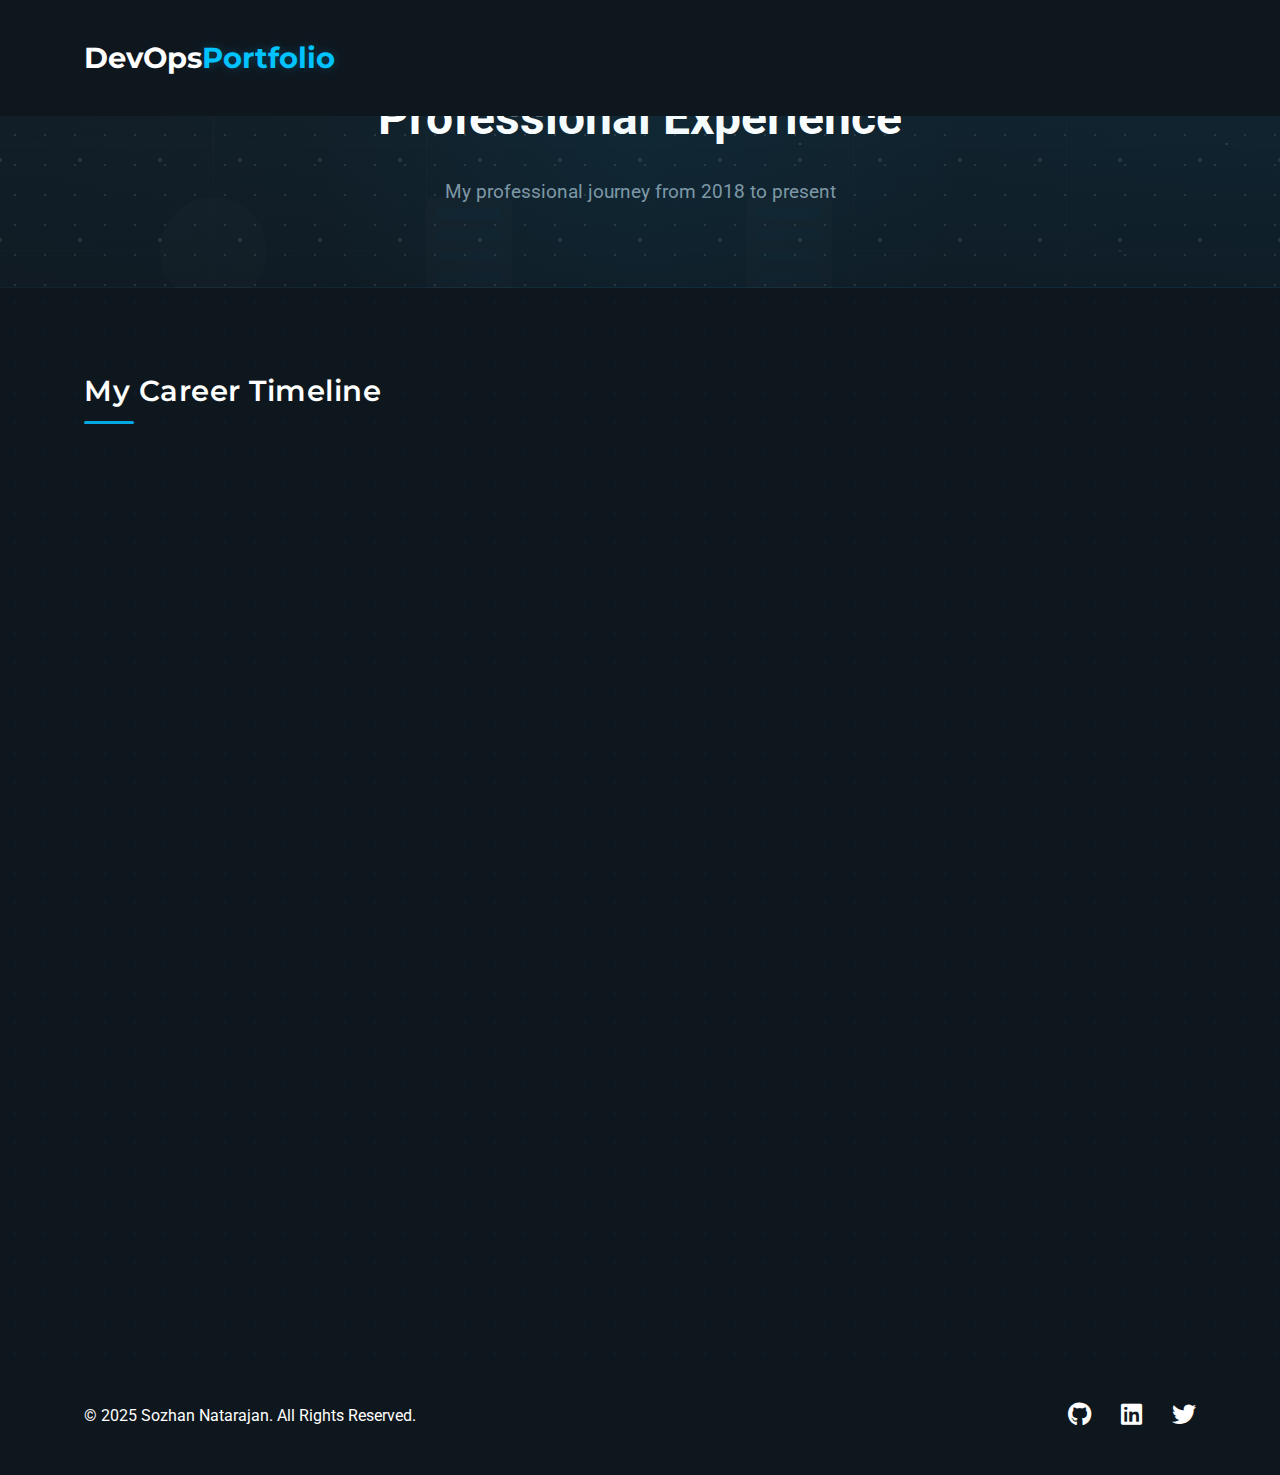
<file: experience.html>
<!DOCTYPE html>
<html lang="en">
<head>
    <meta charset="UTF-8">
    <meta name="viewport" content="width=device-width, initial-scale=1.0">
    <title>Professional Experience - Streaming Edition</title>
    <link rel="stylesheet" href="css/styles.css">
    <link rel="stylesheet" href="css/streaming-theme.css">
    <link rel="stylesheet" href="css/animations.css">
    <link rel="stylesheet" href="https://cdnjs.cloudflare.com/ajax/libs/font-awesome/6.4.0/css/all.min.css">
    <link href="https://fonts.googleapis.com/css2?family=Roboto:wght@300;400;500;700&family=Montserrat:wght@400;500;600;700&display=swap" rel="stylesheet">
    <style>
        /* Experience Timeline Styles */
        .experience-timeline {
            padding: 50px 0;
            background-color: var(--bg-dark);
            position: relative;
            overflow: hidden;
        }
        
        /* Add dynamic background pattern */
        .experience-timeline::before {
            content: '';
            position: absolute;
            top: 0;
            left: 0;
            width: 100%;
            height: 100%;
            background-image: radial-gradient(circle, rgba(0, 168, 225, 0.05) 1px, transparent 1px);
            background-size: 30px 30px;
            z-index: 0;
            animation: fadeIn 2s ease-in-out forwards;
        }
        
        .timeline-container {
            display: flex;
            flex-direction: column;
            gap: 30px;
            max-width: 900px;
            margin: 0 auto;
        }
        
        .year-section {
            background-color: var(--secondary-color);
            border-radius: 8px;
            overflow: hidden;
            box-shadow: var(--shadow);
        }
        
        .year-header {
            background-color: var(--primary-color);
            color: var(--text-white);
            padding: 15px 20px;
            display: flex;
            justify-content: space-between;
            align-items: center;
        }
        
        .year-header h3 {
            margin: 0;
            font-size: 1.5rem;
            position: relative;
            display: inline-block;
        }
        
        .year-header h3::after {
            content: '';
            position: absolute;
            bottom: -5px;
            left: 0;
            width: 0;
            height: 2px;
            background-color: var(--accent-color);
            transition: width 0.3s ease;
        }
        
        .year-header:hover h3::after {
            width: 100%;
        }
        
        .year-header .badge {
            background-color: var(--accent-color);
            color: var(--text-white);
            padding: 4px 8px;
            border-radius: 4px;
            font-size: 0.8rem;
            animation: pulse 2s infinite;
            display: inline-block;
            box-shadow: 0 0 10px rgba(0, 168, 225, 0.5);
        }
        
        .year-content {
            padding: 20px;
            color: var(--text-white);
        }
        
        .experience-item {
            margin-bottom: 20px;
            padding-bottom: 20px;
            border-bottom: 1px solid rgba(255, 255, 255, 0.1);
            transition: all 0.4s ease;
            position: relative;
            z-index: 2;
            padding-left: 10px;
        }
        
        /* Add a subtle highlight effect on hover */
        .experience-item:hover {
            background: linear-gradient(90deg, rgba(0, 168, 225, 0.1), transparent);
            border-radius: 4px;
            padding-left: 15px;
        }
        
        .experience-item:last-child {
            margin-bottom: 0;
            padding-bottom: 0;
            border-bottom: none;
        }
        
        .experience-item h4 {
            color: var(--accent-color);
            margin-bottom: 5px;
            font-size: 1.2rem;
            position: relative;
            display: inline-block;
        }
        
        .experience-item h4::before {
            content: '';
            position: absolute;
            bottom: -2px;
            left: 0;
            width: 0;
            height: 2px;
            background-color: var(--accent-color);
            transition: width 0.3s ease;
        }
        
        .experience-item:hover h4::before {
            width: 100%;
        }
        
        .experience-item .company {
            font-weight: 500;
            margin-bottom: 10px;
            display: block;
        }
        
        .experience-item .duration {
            font-size: 0.9rem;
            color: var(--text-light);
            margin-bottom: 10px;
            display: flex;
            align-items: center;
            gap: 5px;
        }
        
        .experience-item ul {
            padding-left: 20px;
        }
        
        .experience-item ul li {
            margin-bottom: 5px;
            position: relative;
            padding-left: 5px;
            transition: all 0.3s ease;
        }
        
        .experience-item ul li:hover {
            transform: translateX(5px);
            color: var(--accent-color);
        }
        
        .experience-item ul li::before {
            content: '';
            position: absolute;
            left: -15px;
            top: 10px;
            width: 6px;
            height: 6px;
            background-color: var(--accent-color);
            border-radius: 50%;
            opacity: 0.7;
            transition: all 0.3s ease;
        }
        
        .experience-item ul li:hover::before {
            opacity: 1;
            transform: scale(1.2);
        }
        
        .experience-hero {
            background-color: var(--bg-dark);
            background-image: linear-gradient(to bottom, rgba(15, 23, 30, 0.7), rgba(15, 23, 30, 0.9)), url('../images/hero-bg.svg');
            background-size: cover;
            background-position: center;
            padding: 150px 0 80px;
            text-align: center;
            margin-bottom: 0;
            position: relative;
            overflow: hidden;
        }
        
        /* Add floating particles effect */
        .experience-hero::after {
            content: '';
            position: absolute;
            top: 0;
            left: 0;
            width: 100%;
            height: 100%;
            background-image: radial-gradient(circle, rgba(255, 255, 255, 0.1) 1px, transparent 1px),
                            radial-gradient(circle, rgba(255, 255, 255, 0.1) 2px, transparent 2px);
            background-size: 30px 30px, 80px 80px;
            background-position: 0 0, 40px 40px;
            animation: float 15s infinite linear;
            z-index: 1;
            pointer-events: none;
        }
        
        .experience-hero-content h1 {
            color: var(--text-white);
            font-size: 3rem;
            margin-bottom: 20px;
        }
        
        .experience-hero-content p {
            color: var(--text-light);
            font-size: 1.2rem;
            max-width: 700px;
            margin: 0 auto;
        }
    </style>
</head>
<body class="streaming-theme">
    <header>
        <div class="container">
            <nav>
                <div class="logo float">DevOps<span>Portfolio</span></div>
                <ul class="nav-links stagger-fade-in">
                    <li><a href="index.html">Home</a></li>
                    <li><a href="experience.html" class="active">Experience</a></li>
                    <li><a href="skills.html">Skills</a></li>
                    <li><a href="projects.html">Projects</a></li>
                    <li><a href="blog.html">Blog</a></li>
                    <li><a href="contact.html">Contact</a></li>
                </ul>
                <div class="hamburger">
                    <span></span>
                    <span></span>
                    <span></span>
                </div>
            </nav>
        </div>
    </header>

    <section class="experience-hero particles-bg animated-bg">
        <div class="container">
            <div class="experience-hero-content fade-in">
                <h1>Professional Experience</h1>
                <p>My professional journey from 2018 to present</p>
            </div>
        </div>
    </section>

    <section class="experience-timeline">
        <div class="container">
            <h2 class="section-title fade-in">My Career Timeline</h2>
            
            <div class="timeline-container stagger-fade-in">
                <!-- 2021-Present -->
                <div class="year-section shine-effect">
                    <div class="year-header">
                        <h3>2021-Present</h3>
                        <span class="badge">Current</span>
                    </div>
                    <div class="year-content">
                        <div class="experience-item">
                            <h4>DevOps Engineer</h4>
                            <span class="company">Bosch Global Software Technologies</span>
                            <div class="duration">
                                <i class="fas fa-calendar"></i> Oct 2021 - Present
                            </div>
                            <ul class="stagger-fade-in">
                                <li>Designing and implementing CI/CD pipelines using Jenkins and GitHub Actions</li>
                                <li>Managing Docker container orchestration with Kubernetes for microservices architecture</li>
                                <li>Automating infrastructure provisioning with Terraform and Ansible</li>
                                <li>Implementing monitoring solutions using Prometheus and Grafana</li>
                                <li>Optimizing cloud infrastructure costs while maintaining performance and reliability</li>
                                <li>Collaborating with development teams to improve deployment processes</li>
                            </ul>
                        </div>
                    </div>
                </div>
                
                <!-- 2018-2021 -->
                <div class="year-section shine-effect">
                    <div class="year-header">
                        <h3>2018-2021</h3>
                    </div>
                    <div class="year-content">
                        <div class="experience-item">
                            <h4>Software Engineer</h4>
                            <span class="company">Tata Consultancy Services</span>
                            <div class="duration">
                                <i class="fas fa-calendar"></i> Jun 2018 - Oct 2021
                            </div>
                            <ul class="stagger-fade-in">
                                <li>Developed and maintained enterprise applications using Java and Spring framework</li>
                                <li>Implemented automated testing frameworks to improve code quality</li>
                                <li>Collaborated with cross-functional teams to deliver client solutions</li>
                                <li>Participated in Agile development processes and sprint planning</li>
                                <li>Assisted in database design and optimization using SQL</li>
                                <li>Contributed to continuous integration practices and build automation</li>
                            </ul>
                        </div>
                    </div>
                </div>
            </div>
        </div>
    </section>

    <footer>
        <div class="container">
            <div class="footer-content">
                <p>&copy; 2025 Sozhan Natarajan. All Rights Reserved.</p>
                <div class="social-links">
                    <a href="https://github.com/sozhan308" target="_blank"><i class="fab fa-github"></i></a>
                    <a href="https://linkedin.com/in/sozhan-natarajan" target="_blank"><i class="fab fa-linkedin"></i></a>
                    <a href="https://twitter.com/sozhan308" target="_blank"><i class="fab fa-twitter"></i></a>
                </div>
            </div>
        </div>
    </footer>

    <script src="js/main.js"></script>
    <script>
    document.addEventListener('DOMContentLoaded', function() {
        // Mobile menu toggle
        const hamburger = document.querySelector('.hamburger');
        const navLinks = document.querySelector('.nav-links');
        
        hamburger.addEventListener('click', function() {
            this.classList.toggle('active');
            navLinks.classList.toggle('active');
        });
        
        // Add fade-in class to elements as they appear in viewport
        const observerOptions = {
            threshold: 0.25
        };
        
        const observer = new IntersectionObserver(function(entries, observer) {
            entries.forEach(entry => {
                if (entry.isIntersecting) {
                    entry.target.classList.add('fade-in');
                    observer.unobserve(entry.target);
                }
            });
        }, observerOptions);
        
        // Observe experience items
        document.querySelectorAll('.experience-item').forEach(item => {
            observer.observe(item);
        });
    });
    </script>
</body>
</html>
</file>
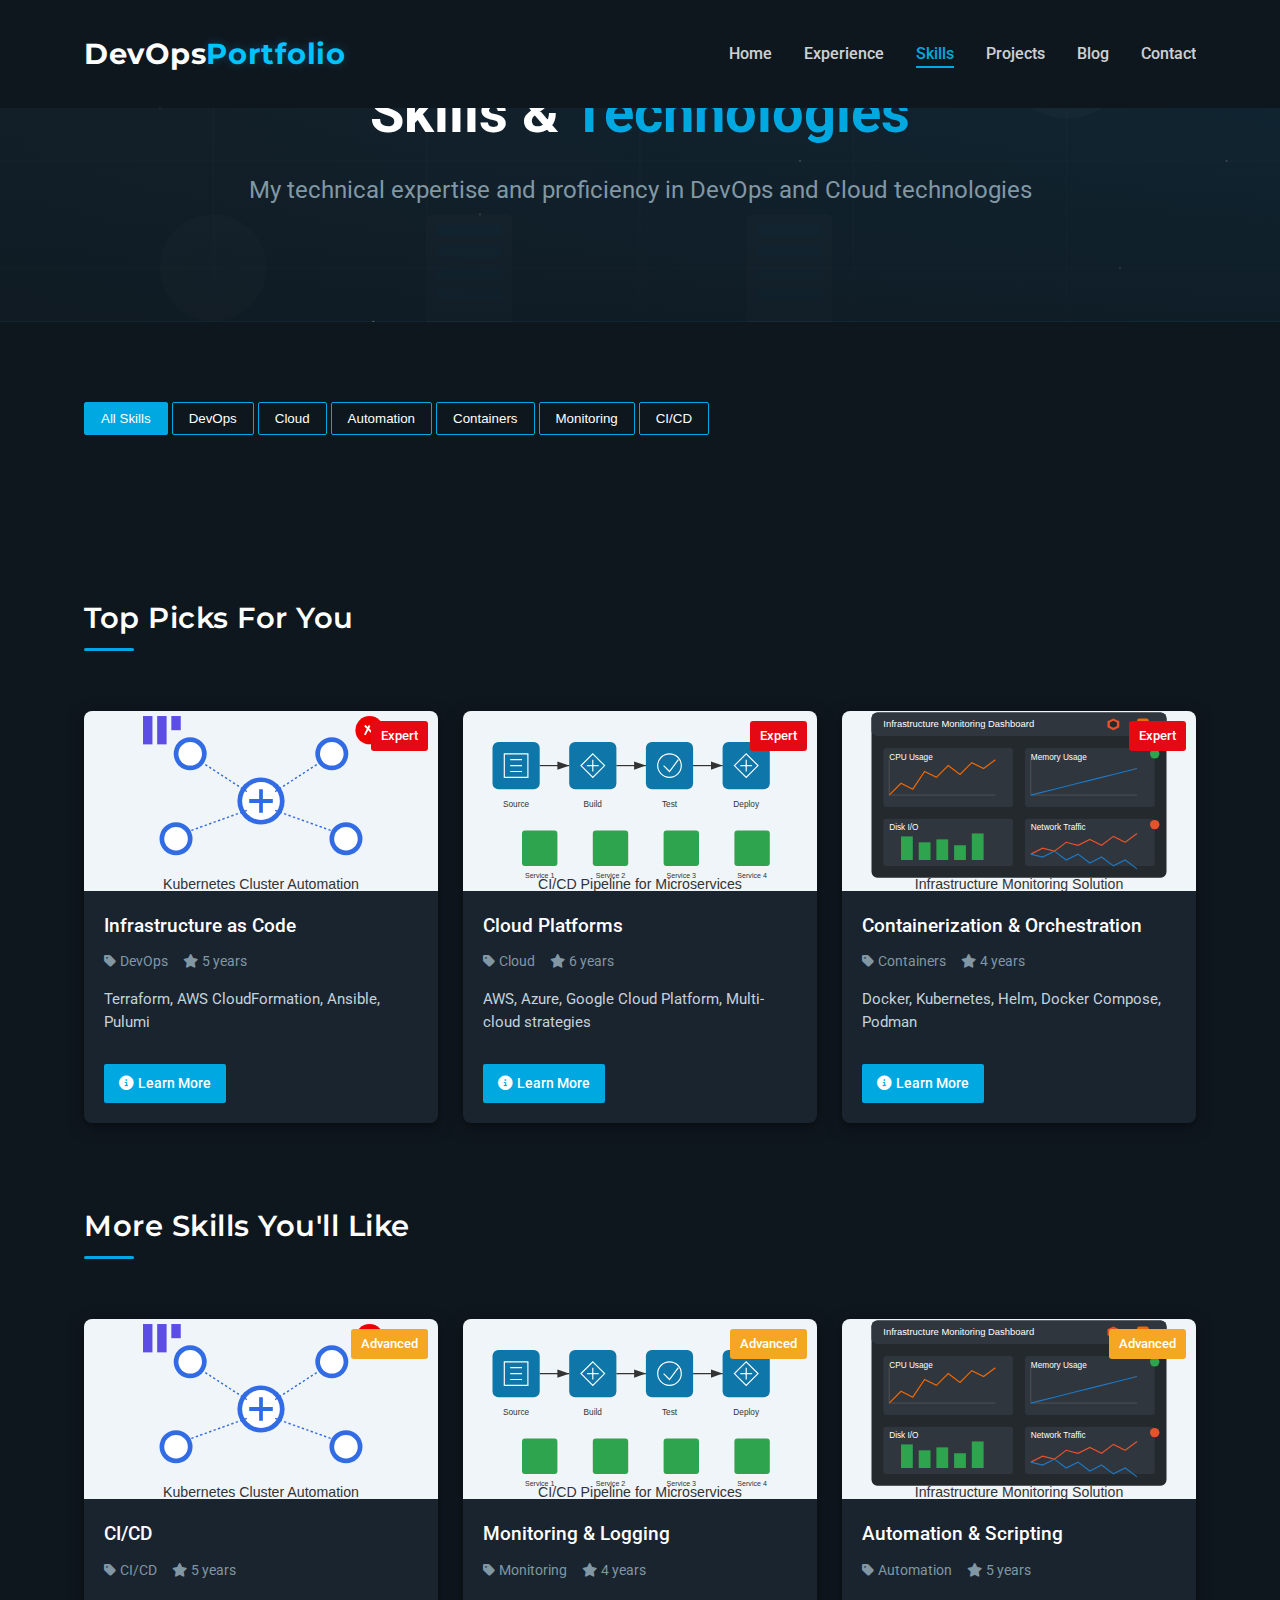
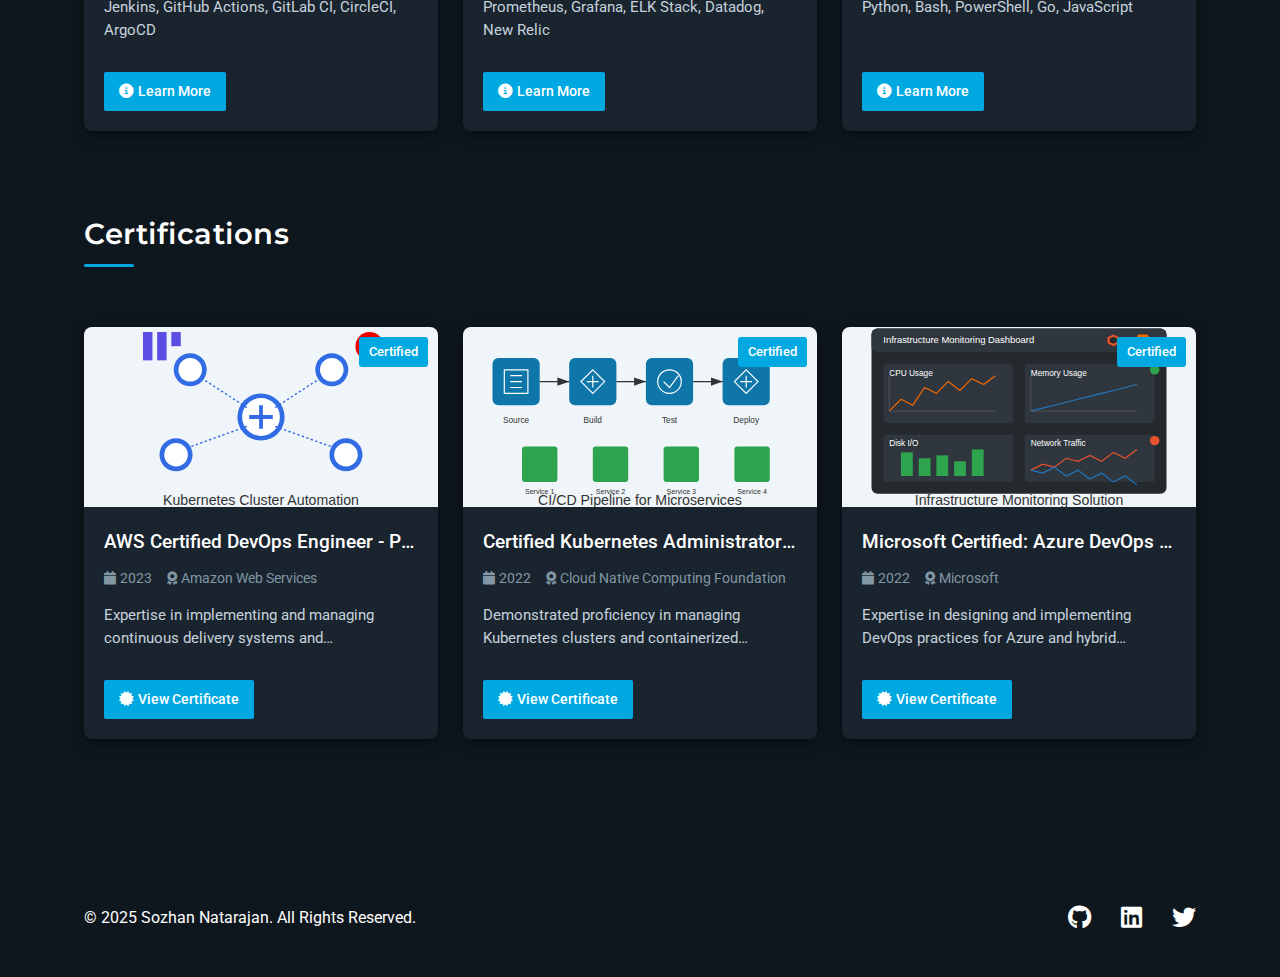
<file: skills.html>
<!DOCTYPE html>
<html lang="en">
<head>
    <meta charset="UTF-8">
    <meta name="viewport" content="width=device-width, initial-scale=1.0">
    <title>Skills & Technologies - Streaming Edition</title>
    <link rel="stylesheet" href="css/styles.css">
    <link rel="stylesheet" href="css/streaming-theme.css">
    <link rel="stylesheet" href="css/tailwind-custom.css">
    <link rel="stylesheet" href="https://cdnjs.cloudflare.com/ajax/libs/font-awesome/6.4.0/css/all.min.css">
    <link href="https://fonts.googleapis.com/css2?family=Roboto:wght@300;400;500;700&family=Montserrat:wght@400;500;600;700&display=swap" rel="stylesheet">
    <link href="https://fonts.googleapis.com/css2?family=Inter:wght@300;400;500;600;700&display=swap" rel="stylesheet">
</head>
<body class="streaming-theme">
    <header class="shadow-md">
        <div class="container">
            <nav class="modern-nav">
                <div class="logo font-bold tracking-wide">DevOps<span class="text-primary">Portfolio</span></div>
                <ul class="modern-nav-links">
                    <li><a href="index.html" class="modern-nav-link">Home</a></li>
                    <li><a href="experience.html" class="modern-nav-link">Experience</a></li>
                    <li><a href="skills.html" class="modern-nav-link active">Skills</a></li>
                    <li><a href="projects.html" class="modern-nav-link">Projects</a></li>
                    <li><a href="blog.html" class="modern-nav-link">Blog</a></li>
                    <li><a href="contact.html" class="modern-nav-link">Contact</a></li>
                </ul>
                <div class="hamburger">
                    <span></span>
                    <span></span>
                    <span></span>
                </div>
            </nav>
        </div>
    </header>

    <section class="modern-hero fade-in">
        <div class="container">
            <div class="modern-hero-content slide-up">
                <h1 class="modern-hero-title">Skills & <span class="text-primary">Technologies</span></h1>
                <p class="modern-hero-subtitle">My technical expertise and proficiency in DevOps and Cloud technologies</p>
            </div>
        </div>
    </section>

    <section class="skills-categories">
        <div class="container">
            <div class="category-tabs">
                <button class="category-tab active" data-category="all">All Skills</button>
                <button class="category-tab" data-category="devops">DevOps</button>
                <button class="category-tab" data-category="cloud">Cloud</button>
                <button class="category-tab" data-category="automation">Automation</button>
                <button class="category-tab" data-category="containers">Containers</button>
                <button class="category-tab" data-category="monitoring">Monitoring</button>
                <button class="category-tab" data-category="cicd">CI/CD</button>
            </div>
        </div>
    </section>

    <section class="skills-section">
        <div class="container">
            <h2 class="section-title">Top Picks For You</h2>
            
            <div class="content-row">
                <!-- DevOps Skill Card -->
                <div class="content-card" data-categories="devops,automation">
                    <div class="content-image">
                        <img src="images/project1.svg" alt="Infrastructure as Code">
                        <div class="skill-level expert">Expert</div>
                    </div>
                    <div class="content-details">
                        <h3 class="content-title">Infrastructure as Code</h3>
                        <div class="content-meta">
                            <span><i class="fas fa-tag"></i> DevOps</span>
                            <span><i class="fas fa-star"></i> 5 years</span>
                        </div>
                        <p class="content-description">Terraform, AWS CloudFormation, Ansible, Pulumi</p>
                        <div class="content-action">
                            <a href="#" class="watch-btn"><i class="fas fa-info-circle"></i> Learn More</a>
                        </div>
                    </div>
                </div>
                
                <!-- Cloud Skill Card -->
                <div class="content-card" data-categories="cloud">
                    <div class="content-image">
                        <img src="images/project2.svg" alt="Cloud Platforms">
                        <div class="skill-level expert">Expert</div>
                    </div>
                    <div class="content-details">
                        <h3 class="content-title">Cloud Platforms</h3>
                        <div class="content-meta">
                            <span><i class="fas fa-tag"></i> Cloud</span>
                            <span><i class="fas fa-star"></i> 6 years</span>
                        </div>
                        <p class="content-description">AWS, Azure, Google Cloud Platform, Multi-cloud strategies</p>
                        <div class="content-action">
                            <a href="#" class="watch-btn"><i class="fas fa-info-circle"></i> Learn More</a>
                        </div>
                    </div>
                </div>
                
                <!-- Containers Skill Card -->
                <div class="content-card" data-categories="containers,devops">
                    <div class="content-image">
                        <img src="images/project3.svg" alt="Containerization">
                        <div class="skill-level expert">Expert</div>
                    </div>
                    <div class="content-details">
                        <h3 class="content-title">Containerization & Orchestration</h3>
                        <div class="content-meta">
                            <span><i class="fas fa-tag"></i> Containers</span>
                            <span><i class="fas fa-star"></i> 4 years</span>
                        </div>
                        <p class="content-description">Docker, Kubernetes, Helm, Docker Compose, Podman</p>
                        <div class="content-action">
                            <a href="#" class="watch-btn"><i class="fas fa-info-circle"></i> Learn More</a>
                        </div>
                    </div>
                </div>
            </div>
            
            <h2 class="section-title">More Skills You'll Like</h2>
            
            <div class="content-row">
                <!-- CI/CD Skill Card -->
                <div class="content-card" data-categories="cicd,devops">
                    <div class="content-image">
                        <img src="images/project1.svg" alt="CI/CD">
                        <div class="skill-level advanced">Advanced</div>
                    </div>
                    <div class="content-details">
                        <h3 class="content-title">CI/CD</h3>
                        <div class="content-meta">
                            <span><i class="fas fa-tag"></i> CI/CD</span>
                            <span><i class="fas fa-star"></i> 5 years</span>
                        </div>
                        <p class="content-description">Jenkins, GitHub Actions, GitLab CI, CircleCI, ArgoCD</p>
                        <div class="content-action">
                            <a href="#" class="watch-btn"><i class="fas fa-info-circle"></i> Learn More</a>
                        </div>
                    </div>
                </div>
                
                <!-- Monitoring Skill Card -->
                <div class="content-card" data-categories="monitoring,devops">
                    <div class="content-image">
                        <img src="images/project2.svg" alt="Monitoring">
                        <div class="skill-level advanced">Advanced</div>
                    </div>
                    <div class="content-details">
                        <h3 class="content-title">Monitoring & Logging</h3>
                        <div class="content-meta">
                            <span><i class="fas fa-tag"></i> Monitoring</span>
                            <span><i class="fas fa-star"></i> 4 years</span>
                        </div>
                        <p class="content-description">Prometheus, Grafana, ELK Stack, Datadog, New Relic</p>
                        <div class="content-action">
                            <a href="#" class="watch-btn"><i class="fas fa-info-circle"></i> Learn More</a>
                        </div>
                    </div>
                </div>
                
                <!-- Automation Skill Card -->
                <div class="content-card" data-categories="automation,devops">
                    <div class="content-image">
                        <img src="images/project3.svg" alt="Automation">
                        <div class="skill-level advanced">Advanced</div>
                    </div>
                    <div class="content-details">
                        <h3 class="content-title">Automation & Scripting</h3>
                        <div class="content-meta">
                            <span><i class="fas fa-tag"></i> Automation</span>
                            <span><i class="fas fa-star"></i> 5 years</span>
                        </div>
                        <p class="content-description">Python, Bash, PowerShell, Go, JavaScript</p>
                        <div class="content-action">
                            <a href="#" class="watch-btn"><i class="fas fa-info-circle"></i> Learn More</a>
                        </div>
                    </div>
                </div>
            </div>
            
            <h2 class="section-title">Certifications</h2>
            
            <div class="content-row">
                <!-- AWS Certification -->
                <div class="content-card" data-categories="cloud,certification">
                    <div class="content-image">
                        <img src="images/project1.svg" alt="AWS Certification">
                        <div class="certification-badge">Certified</div>
                    </div>
                    <div class="content-details">
                        <h3 class="content-title">AWS Certified DevOps Engineer - Professional</h3>
                        <div class="content-meta">
                            <span><i class="fas fa-calendar"></i> 2023</span>
                            <span><i class="fas fa-award"></i> Amazon Web Services</span>
                        </div>
                        <p class="content-description">Expertise in implementing and managing continuous delivery systems and methodologies on AWS.</p>
                        <div class="content-action">
                            <a href="#" class="watch-btn"><i class="fas fa-certificate"></i> View Certificate</a>
                        </div>
                    </div>
                </div>
                
                <!-- Kubernetes Certification -->
                <div class="content-card" data-categories="containers,certification">
                    <div class="content-image">
                        <img src="images/project2.svg" alt="Kubernetes Certification">
                        <div class="certification-badge">Certified</div>
                    </div>
                    <div class="content-details">
                        <h3 class="content-title">Certified Kubernetes Administrator (CKA)</h3>
                        <div class="content-meta">
                            <span><i class="fas fa-calendar"></i> 2022</span>
                            <span><i class="fas fa-award"></i> Cloud Native Computing Foundation</span>
                        </div>
                        <p class="content-description">Demonstrated proficiency in managing Kubernetes clusters and containerized applications.</p>
                        <div class="content-action">
                            <a href="#" class="watch-btn"><i class="fas fa-certificate"></i> View Certificate</a>
                        </div>
                    </div>
                </div>
                
                <!-- Azure Certification -->
                <div class="content-card" data-categories="cloud,certification">
                    <div class="content-image">
                        <img src="images/project3.svg" alt="Azure Certification">
                        <div class="certification-badge">Certified</div>
                    </div>
                    <div class="content-details">
                        <h3 class="content-title">Microsoft Certified: Azure DevOps Engineer Expert</h3>
                        <div class="content-meta">
                            <span><i class="fas fa-calendar"></i> 2022</span>
                            <span><i class="fas fa-award"></i> Microsoft</span>
                        </div>
                        <p class="content-description">Expertise in designing and implementing DevOps practices for Azure and hybrid environments.</p>
                        <div class="content-action">
                            <a href="#" class="watch-btn"><i class="fas fa-certificate"></i> View Certificate</a>
                        </div>
                    </div>
                </div>
            </div>
        </div>
    </section>

    <footer>
        <div class="container">
            <div class="footer-content">
                <p>&copy; 2025 Sozhan Natarajan. All Rights Reserved.</p>
                <div class="social-links">
                    <a href="https://github.com/sozhan308" target="_blank"><i class="fab fa-github"></i></a>
                    <a href="https://linkedin.com/in/sozhan-natarajan" target="_blank"><i class="fab fa-linkedin"></i></a>
                    <a href="https://twitter.com/sozhan308" target="_blank"><i class="fab fa-twitter"></i></a>
                </div>
            </div>
        </div>
    </footer>

    <script src="js/main.js"></script>
    <script>
    document.addEventListener('DOMContentLoaded', function() {
        // Category filtering
        const categoryTabs = document.querySelectorAll('.category-tab');
        const contentCards = document.querySelectorAll('.content-card');
        
        categoryTabs.forEach(tab => {
            tab.addEventListener('click', function() {
                // Remove active class from all tabs
                categoryTabs.forEach(t => t.classList.remove('active'));
                
                // Add active class to clicked tab
                this.classList.add('active');
                
                const category = this.getAttribute('data-category');
                
                // Show/hide content cards based on category
                contentCards.forEach(card => {
                    if (category === 'all') {
                        card.style.display = 'block';
                    } else {
                        const cardCategories = card.getAttribute('data-categories').split(',');
                        if (cardCategories.includes(category)) {
                            card.style.display = 'block';
                        } else {
                            card.style.display = 'none';
                        }
                    }
                });
            });
        });
        
        // Mobile menu toggle
        const hamburger = document.querySelector('.hamburger');
        const navLinks = document.querySelector('.nav-links');
        
        hamburger.addEventListener('click', function() {
            this.classList.toggle('active');
            navLinks.classList.toggle('active');
        });
    });
    </script>
    <style>
        /* Skills Page Specific Styles */
        .skills-hero {
            background-color: var(--bg-dark);
            background-image: linear-gradient(to bottom, rgba(15, 23, 30, 0.7), rgba(15, 23, 30, 0.9)), url('../images/hero-bg.svg');
            background-size: cover;
            background-position: center;
            padding: 150px 0 80px;
            text-align: center;
            margin-bottom: 0;
        }
        
        .skills-hero-content h1 {
            color: var(--text-white);
            font-size: 3rem;
            margin-bottom: 20px;
        }
        
        .skills-hero-content p {
            color: var(--text-light);
            font-size: 1.2rem;
            max-width: 700px;
            margin: 0 auto;
        }
        
        .skills-categories {
            background-color: var(--secondary-color);
            padding: 20px 0;
            margin-bottom: 0;
        }
        
        .skills-section {
            background-color: var(--bg-dark);
            color: var(--text-white);
            padding: 50px 0;
        }
        
        .skills-section .section-title {
            color: var(--text-white);
            margin-top: 40px;
        }
        
        .skills-section .section-title:first-of-type {
            margin-top: 0;
        }
        
        .skill-level {
            position: absolute;
            top: 10px;
            right: 10px;
            padding: 5px 10px;
            border-radius: 3px;
            font-size: 0.8rem;
            font-weight: 500;
            color: var(--text-white);
        }
        
        .skill-level.expert {
            background-color: #e50914; /* Netflix red */
        }
        
        .skill-level.advanced {
            background-color: #f5a623; /* Orange */
        }
        
        .skill-level.intermediate {
            background-color: #4CAF50; /* Green */
        }
        
        .certification-badge {
            position: absolute;
            top: 10px;
            right: 10px;
            padding: 5px 10px;
            border-radius: 3px;
            font-size: 0.8rem;
            font-weight: 500;
            color: var(--text-white);
            background-color: var(--accent-color);
        }
    </style>
</body>
</html>
</file>
<file: css/styles.css>
/* Base Styles */
:root {
    --primary-color: #0e76a8; /* LinkedIn blue - good for DevOps theme */
    --secondary-color: #30363d; /* Dark gray for secondary elements */
    --accent-color: #2ea44f; /* Green for accents and CTAs */
    --text-color: #333;
    --text-light: #666;
    --text-white: #fff;
    --bg-light: #f8f9fa;
    --bg-dark: #24292e; /* GitHub dark */
    --border-color: #e1e4e8;
    --shadow: 0 4px 6px rgba(0, 0, 0, 0.1);
    --transition: all 0.3s ease;
}

* {
    margin: 0;
    padding: 0;
    box-sizing: border-box;
}

html {
    scroll-behavior: smooth;
}

body {
    font-family: 'Roboto', sans-serif;
    line-height: 1.6;
    color: var(--text-color);
    background-color: var(--bg-light);
}

.container {
    width: 90%;
    max-width: 1200px;
    margin: 0 auto;
    padding: 0 20px;
}

a {
    text-decoration: none;
    color: var(--primary-color);
    transition: var(--transition);
}

a:hover {
    color: var(--accent-color);
}

img {
    max-width: 100%;
    height: auto;
    display: block;
}

.section-title {
    font-family: 'Montserrat', sans-serif;
    font-size: 2.5rem;
    text-align: center;
    margin-bottom: 3rem;
    position: relative;
    color: var(--secondary-color);
}

.section-title::after {
    content: '';
    position: absolute;
    bottom: -10px;
    left: 50%;
    transform: translateX(-50%);
    width: 80px;
    height: 4px;
    background-color: var(--primary-color);
}

section {
    padding: 80px 0;
}

/* Buttons */
.btn {
    display: inline-block;
    padding: 12px 24px;
    border-radius: 4px;
    font-weight: 500;
    text-align: center;
    cursor: pointer;
    transition: var(--transition);
}

.primary-btn {
    background-color: var(--primary-color);
    color: var(--text-white);
    border: 2px solid var(--primary-color);
}

.primary-btn:hover {
    background-color: transparent;
    color: var(--primary-color);
}

.secondary-btn {
    background-color: transparent;
    color: var(--primary-color);
    border: 2px solid var(--primary-color);
}

.secondary-btn:hover {
    background-color: var(--primary-color);
    color: var(--text-white);
}

.small-btn {
    padding: 8px 16px;
    font-size: 0.9rem;
}

/* Header & Navigation */
header {
    position: fixed;
    top: 0;
    left: 0;
    width: 100%;
    background-color: var(--bg-light);
    box-shadow: var(--shadow);
    z-index: 1000;
    transition: var(--transition);
}

header.scrolled {
    background-color: var(--bg-dark);
}

header.scrolled .logo,
header.scrolled .nav-links a {
    color: var(--text-white);
}

nav {
    display: flex;
    justify-content: space-between;
    align-items: center;
    padding: 20px 0;
}

.logo {
    font-family: 'Montserrat', sans-serif;
    font-size: 1.8rem;
    font-weight: 700;
    color: var(--secondary-color);
}

.logo span {
    color: var(--primary-color);
}

.nav-links {
    display: flex;
    list-style: none;
}

.nav-links li {
    margin-left: 30px;
}

.nav-links a {
    color: var(--secondary-color);
    font-weight: 500;
    position: relative;
}

.nav-links a::after {
    content: '';
    position: absolute;
    bottom: -5px;
    left: 0;
    width: 0;
    height: 2px;
    background-color: var(--primary-color);
    transition: var(--transition);
}

.nav-links a:hover::after {
    width: 100%;
}

.hamburger {
    display: none;
    cursor: pointer;
}

.hamburger span {
    display: block;
    width: 25px;
    height: 3px;
    background-color: var(--secondary-color);
    margin: 5px 0;
    transition: var(--transition);
}

/* Hero Section */
.hero {
    height: 100vh;
    display: flex;
    align-items: center;
    background: linear-gradient(rgba(0, 0, 0, 0.7), rgba(0, 0, 0, 0.7)), url('../images/hero-bg.jpg');
    background-size: cover;
    background-position: center;
    color: var(--text-white);
    text-align: center;
    padding-top: 80px; /* Account for fixed header */
}

.hero-content h1 {
    font-family: 'Montserrat', sans-serif;
    font-size: 3.5rem;
    margin-bottom: 1rem;
}

.hero-content h2 {
    font-size: 2rem;
    font-weight: 400;
    margin-bottom: 1.5rem;
}

.hero-content p {
    font-size: 1.2rem;
    max-width: 700px;
    margin: 0 auto 2rem;
}

.highlight {
    color: var(--primary-color);
}

.cta-buttons {
    display: flex;
    justify-content: center;
    gap: 20px;
}

/* About Section */
.about {
    background-color: var(--bg-light);
}

.about-content {
    display: flex;
    align-items: center;
    gap: 40px;
}

.about-image {
    flex: 1;
    max-width: 400px;
    transition: transform 0.3s ease, box-shadow 0.3s ease;
}

.about-image:hover {
    transform: translateY(-5px);
    box-shadow: 0 12px 25px rgba(0,0,0,0.15);
}

.about-image img#profile-pic {
    width: 100%;
    height: auto;
    object-fit: cover;
    transition: transform 0.5s ease;
}

.about-image:hover img#profile-pic {
    transform: scale(1.02);
}

.about-text {
    flex: 2;
}

.about-text p {
    margin-bottom: 1.5rem;
    font-size: 1.1rem;
}

.about-details {
    display: flex;
    flex-wrap: wrap;
    gap: 30px;
    margin-top: 2rem;
}

.detail-item {
    display: flex;
    align-items: flex-start;
    gap: 15px;
}

.detail-item i {
    font-size: 1.5rem;
    color: var(--primary-color);
}

.detail-item h3 {
    margin-bottom: 5px;
    color: var(--secondary-color);
}

/* Skills Section */
.skills {
    background-color: var(--bg-dark);
    color: var(--text-white);
}

.skills .section-title {
    color: var(--text-white);
}

.skills-content {
    display: grid;
    grid-template-columns: repeat(auto-fit, minmax(250px, 1fr));
    gap: 30px;
}

.skill-category {
    background-color: rgba(255, 255, 255, 0.05);
    border-radius: 8px;
    padding: 25px;
    transition: var(--transition);
}

.skill-category:hover {
    transform: translateY(-5px);
    box-shadow: 0 10px 20px rgba(0, 0, 0, 0.2);
}

.skill-category h3 {
    font-size: 1.3rem;
    margin-bottom: 20px;
    text-align: center;
    color: var(--primary-color);
}

.skill-items {
    display: flex;
    flex-direction: column;
    gap: 15px;
}

.skill-item {
    display: flex;
    align-items: center;
    gap: 15px;
}

.skill-icon {
    width: 40px;
    height: 40px;
    display: flex;
    align-items: center;
    justify-content: center;
    background-color: rgba(255, 255, 255, 0.1);
    border-radius: 50%;
}

.skill-icon i {
    font-size: 1.2rem;
    color: var(--accent-color);
}

/* Projects Section */
.projects-grid {
    display: grid;
    grid-template-columns: repeat(auto-fit, minmax(350px, 1fr));
    gap: 30px;
}

.project-card {
    background-color: var(--text-white);
    border-radius: 8px;
    overflow: hidden;
    box-shadow: var(--shadow);
    transition: var(--transition);
}

.project-card:hover {
    transform: translateY(-10px);
    box-shadow: 0 15px 30px rgba(0, 0, 0, 0.15);
}

.project-image {
    height: 200px;
    overflow: hidden;
}

.project-image img {
    width: 100%;
    height: 100%;
    object-fit: cover;
    transition: var(--transition);
}

.project-card:hover .project-image img {
    transform: scale(1.1);
}

.project-content {
    padding: 25px;
}

.project-content h3 {
    font-size: 1.3rem;
    margin-bottom: 10px;
    color: var(--secondary-color);
}

.project-content p {
    margin-bottom: 15px;
    color: var(--text-light);
}

.project-tech {
    display: flex;
    flex-wrap: wrap;
    gap: 10px;
    margin-bottom: 20px;
}

.project-tech span {
    background-color: var(--bg-light);
    color: var(--primary-color);
    padding: 5px 10px;
    border-radius: 4px;
    font-size: 0.8rem;
    font-weight: 500;
}

.project-links {
    display: flex;
    gap: 10px;
}

/* Contact Section */
.contact-content {
    display: grid;
    grid-template-columns: repeat(auto-fit, minmax(300px, 1fr));
    gap: 50px;
}

.contact-info {
    display: flex;
    flex-direction: column;
    gap: 30px;
}

.contact-item {
    display: flex;
    align-items: flex-start;
    gap: 15px;
}

.contact-item i {
    font-size: 1.5rem;
    color: var(--primary-color);
}

.contact-item h3 {
    margin-bottom: 5px;
    color: var(--secondary-color);
}

.contact-item a {
    color: var(--text-light);
}

.contact-form .form-group {
    margin-bottom: 20px;
}

.contact-form label {
    display: block;
    margin-bottom: 5px;
    font-weight: 500;
}

.contact-form input,
.contact-form textarea {
    width: 100%;
    padding: 12px;
    border: 1px solid var(--border-color);
    border-radius: 4px;
    font-family: inherit;
    font-size: 1rem;
    transition: var(--transition);
}

.contact-form input:focus,
.contact-form textarea:focus {
    outline: none;
    border-color: var(--primary-color);
    box-shadow: 0 0 0 2px rgba(14, 118, 168, 0.2);
}

/* Footer */
footer {
    background-color: var(--bg-dark);
    color: var(--text-white);
    padding: 30px 0;
}

.footer-content {
    display: flex;
    justify-content: space-between;
    align-items: center;
}

.social-links {
    display: flex;
    gap: 15px;
}

.social-links a {
    color: var(--text-white);
    font-size: 1.2rem;
    transition: var(--transition);
}

.social-links a:hover {
    color: var(--primary-color);
}

/* Responsive Design */
@media screen and (max-width: 992px) {
    .section-title {
        font-size: 2rem;
    }
    
    .hero-content h1 {
        font-size: 2.8rem;
    }
    
    .hero-content h2 {
        font-size: 1.6rem;
    }
    
    .about-content {
        flex-direction: column;
        text-align: center;
    }
    
    .about-details {
        justify-content: center;
    }
    
    .detail-item {
        width: 100%;
        justify-content: center;
    }
}

@media screen and (max-width: 768px) {
    .nav-links {
        position: fixed;
        top: 70px;
        left: -100%;
        width: 100%;
        height: calc(100vh - 70px);
        background-color: var(--bg-dark);
        flex-direction: column;
        align-items: center;
        justify-content: center;
        gap: 30px;
        transition: var(--transition);
    }
    
    .nav-links.active {
        left: 0;
    }
    
    .nav-links li {
        margin-left: 0;
    }
    
    .nav-links a {
        color: var(--text-white);
        font-size: 1.2rem;
    }
    
    .hamburger {
        display: block;
    }
    
    .hamburger.active span:nth-child(1) {
        transform: rotate(45deg) translate(5px, 6px);
    }
    
    .hamburger.active span:nth-child(2) {
        opacity: 0;
    }
    
    .hamburger.active span:nth-child(3) {
        transform: rotate(-45deg) translate(5px, -6px);
    }
    
    .hero-content h1 {
        font-size: 2.2rem;
    }
    
    .hero-content h2 {
        font-size: 1.4rem;
    }
    
    .hero-content p {
        font-size: 1rem;
    }
    
    .cta-buttons {
        flex-direction: column;
        gap: 15px;
    }
    
    .about-content {
        flex-direction: column;
    }
    
    .about-image, .about-text {
        flex: 1;
        width: 100%;
    }
    
    .about-image {
        max-width: 100%;
        margin-bottom: 30px;
    }
    
    .about-image img#profile-pic {
        max-width: 100%;
        margin: 0 auto;
    }
    
    .projects-grid {
        grid-template-columns: 1fr;
    }
    
    .footer-content {
        flex-direction: column;
        gap: 20px;
        text-align: center;
    }
}

@media screen and (max-width: 576px) {
    .section-title {
        font-size: 1.8rem;
    }
    
    .about-image img {
        width: 200px;
        height: 200px;
    }
    
    .contact-content {
        grid-template-columns: 1fr;
    }
    
    .contact-info {
        order: 2;
    }
    
    .contact-form {
        order: 1;
    }
}
</file>
<file: css/streaming-theme.css>
/* Streaming Service Theme - Prime Video Inspired */
:root {
    --primary-color: #00A8E1; /* Prime Video blue */
    --primary-color-bright: #00C3FF; /* Brighter blue for highlights */
    --primary-color-dark: #0076A8; /* Darker blue for hover states */
    --secondary-color: #0F171E; /* Prime Video dark background */
    --accent-color: #00A8E1; /* Prime Video blue accent */
    --text-color: #111111;
    --text-light: #8197A4; /* Prime Video light text */
    --text-white: #ffffff;
    --bg-dark: #0F171E; /* Prime Video dark background */
    --bg-darker: #1A242F; /* Prime Video card background */
    --bg-light: #f8f9fa;
    --card-hover: #252E39; /* Slightly lighter for hover effects */
    --border-color: #1A242F;
    --shadow: 0 4px 15px rgba(0, 0, 0, 0.5);
    --shadow-hover: 0 10px 25px rgba(0, 0, 0, 0.5);
    --glow: 0 0 15px rgba(0, 168, 225, 0.5);
    --transition: all 0.3s ease;
}

/* Global Streaming Theme Styles */
body.streaming-theme {
    background-color: var(--bg-dark);
    color: var(--text-white);
    font-family: 'Roboto', sans-serif;
    overflow-x: hidden;
}

/* Animation Keyframes */
@keyframes fadeIn {
    from { opacity: 0; }
    to { opacity: 1; }
}

@keyframes slideUp {
    from { transform: translateY(30px); opacity: 0; }
    to { transform: translateY(0); opacity: 1; }
}

@keyframes pulse {
    0% { box-shadow: 0 0 0 0 rgba(0, 168, 225, 0.4); }
    70% { box-shadow: 0 0 0 10px rgba(0, 168, 225, 0); }
    100% { box-shadow: 0 0 0 0 rgba(0, 168, 225, 0); }
}

@keyframes glow {
    0% { box-shadow: 0 0 5px rgba(0, 168, 225, 0.5); }
    50% { box-shadow: 0 0 20px rgba(0, 168, 225, 0.8); }
    100% { box-shadow: 0 0 5px rgba(0, 168, 225, 0.5); }
}

/* Header Styling */
body.streaming-theme header {
    background-color: var(--secondary-color);
    background-image: linear-gradient(to bottom, rgba(15, 23, 30, 0.9) 10%, rgba(15, 23, 30, 0.7) 50%, transparent);
    padding: 15px 0;
    position: fixed;
    width: 100%;
    top: 0;
    z-index: 1000;
    box-shadow: none;
    transition: background-color 0.3s ease;
}

body.streaming-theme .logo {
    color: var(--text-white);
    font-size: 1.8rem;
    font-weight: 700;
    position: relative;
    animation: fadeIn 1s ease-out;
}

body.streaming-theme .logo span {
    color: var(--primary-color-bright);
    text-shadow: 0 0 10px rgba(0, 168, 225, 0.3);
}

body.streaming-theme .nav-links a {
    color: var(--text-white);
    opacity: 0.8;
    position: relative;
    transition: var(--transition);
}

body.streaming-theme .nav-links a::after {
    content: '';
    position: absolute;
    width: 0;
    height: 2px;
    bottom: -5px;
    left: 0;
    background-color: var(--primary-color);
    transition: width 0.3s ease;
}

body.streaming-theme .nav-links a:hover,
body.streaming-theme .nav-links a.active {
    color: var(--primary-color-bright);
    opacity: 1;
}

body.streaming-theme .nav-links a:hover::after,
body.streaming-theme .nav-links a.active::after {
    width: 100%;
}

/* Hero Section */
body.streaming-theme .hero {
    background-color: var(--bg-dark);
    background-image: linear-gradient(to bottom, rgba(15, 23, 30, 0.7), rgba(15, 23, 30, 0.9)), url('../images/hero-bg.svg');
    background-size: cover;
    background-position: center;
    padding: 180px 0 100px;
    margin-bottom: 0;
    height: 100vh;
    display: flex;
    align-items: center;
}

body.streaming-theme .hero-content h1 {
    font-size: 3.5rem;
    margin-bottom: 20px;
    font-weight: 700;
    animation: fadeIn 1.2s ease-out, slideUp 1.2s ease-out;
}

body.streaming-theme .hero-content h1 .highlight {
    color: var(--primary-color-bright);
    position: relative;
    text-shadow: 0 0 10px rgba(0, 168, 225, 0.3);
}

body.streaming-theme .hero-content h2 {
    font-size: 2rem;
    margin-bottom: 20px;
    font-weight: 500;
    color: var(--accent-color);
}

body.streaming-theme .cta-buttons {
    margin-top: 30px;
    animation: fadeIn 1.6s ease-out, slideUp 1.6s ease-out;
}

body.streaming-theme .btn.primary-btn {
    background-color: var(--primary-color);
    color: var(--text-white);
    border: none;
    padding: 12px 30px;
    border-radius: 4px;
    font-weight: 600;
    transition: var(--transition);
    letter-spacing: 0.5px;
    text-transform: uppercase;
    position: relative;
    overflow: hidden;
    z-index: 1;
}

body.streaming-theme .btn.primary-btn::before {
    content: '';
    position: absolute;
    top: 0;
    left: -100%;
    width: 100%;
    height: 100%;
    background: linear-gradient(90deg, transparent, rgba(255, 255, 255, 0.2), transparent);
    transition: left 0.7s ease;
    z-index: -1;
}

body.streaming-theme .btn.secondary-btn {
    background-color: rgba(255, 255, 255, 0.1);
    color: var(--text-white);
    border: 1px solid var(--text-white);
    padding: 12px 30px;
    border-radius: 4px;
    font-weight: 600;
    transition: var(--transition);
}

body.streaming-theme .btn.primary-btn:hover {
    background-color: var(--primary-color-dark);
    transform: translateY(-2px);
    box-shadow: var(--glow);
}

body.streaming-theme .btn.primary-btn:hover::before {
    left: 100%;
}

body.streaming-theme .btn.secondary-btn:hover {
    background-color: rgba(255, 255, 255, 0.2);
    transform: translateY(-2px);
    border-color: var(--primary-color-bright);
    box-shadow: 0 0 10px rgba(255, 255, 255, 0.2);
}

/* Section Styling */
body.streaming-theme section {
    padding: 80px 0;
}

body.streaming-theme .section-title {
    font-size: 1.8rem;
    color: var(--text-white);
    margin-bottom: 30px;
    position: relative;
    display: inline-block;
    font-weight: 600;
    letter-spacing: 0.5px;
    padding-bottom: 10px;
}

body.streaming-theme .section-title::before {
    content: '';
    position: absolute;
    bottom: 0;
    left: 0;
    width: 50px;
    height: 3px;
    background: var(--primary-color);
    border-radius: 2px;
}

body.streaming-theme .section-title::after {
    content: none;
}

/* Content Cards - Netflix Style */
body.streaming-theme .content-row {
    display: grid;
    grid-template-columns: repeat(auto-fill, minmax(280px, 1fr));
    gap: 25px;
    margin: 30px 0 40px;
    scrollbar-width: thin;
    scrollbar-color: var(--primary-color) var(--bg-darker);
    position: relative;
}

body.streaming-theme .content-row::-webkit-scrollbar {
    height: 8px;
}

body.streaming-theme .content-row::-webkit-scrollbar-track {
    background: var(--bg-darker);
    border-radius: 10px;
}

body.streaming-theme .content-row::-webkit-scrollbar-thumb {
    background-color: var(--primary-color);
    border-radius: 10px;
}

body.streaming-theme .content-card {
    background-color: var(--bg-darker);
    border-radius: 8px;
    overflow: hidden;
    transition: transform 0.3s ease, box-shadow 0.3s ease;
    position: relative;
    height: 100%;
    display: flex;
    flex-direction: column;
    box-shadow: 0 4px 12px rgba(0, 0, 0, 0.2);
    box-shadow: var(--shadow);
    margin-bottom: 10px;
}

body.streaming-theme .content-card:hover {
    transform: translateY(-5px);
    box-shadow: var(--shadow-hover);
    background-color: var(--card-hover);
    z-index: 10;
    cursor: pointer;
    border-top: 2px solid var(--primary-color);
}

body.streaming-theme .content-image {
    height: 180px;
    overflow: hidden;
    position: relative;
}

body.streaming-theme .content-badge {
    position: absolute;
    top: 10px;
    right: 10px;
    background-color: var(--primary-color);
    color: white;
    padding: 5px 10px;
    border-radius: 4px;
    font-size: 0.8rem;
    font-weight: 600;
}

body.streaming-theme .content-image img {
    width: 100%;
    height: 100%;
    object-fit: cover;
    transition: transform 0.5s ease;
}

body.streaming-theme .content-card:hover .content-image img {
    transform: scale(1.1);
    filter: brightness(1.1);
}

body.streaming-theme .content-details {
    padding: 20px;
    flex-grow: 1;
    display: flex;
    flex-direction: column;
}

body.streaming-theme .content-title {
    font-size: 1.2rem;
    margin-bottom: 10px;
    color: var(--text-white);
    font-weight: 500;
    white-space: nowrap;
    overflow: hidden;
    text-overflow: ellipsis;
}

body.streaming-theme .content-meta {
    display: flex;
    gap: 15px;
    margin-bottom: 15px;
    font-size: 0.85rem;
    color: var(--text-light);
}

body.streaming-theme .content-meta span {
    display: flex;
    align-items: center;
    gap: 4px;
}

body.streaming-theme .content-description {
    font-size: 0.95rem;
    color: #c5d2db;
    margin-bottom: 20px;
    line-height: 1.5;
    display: -webkit-box;
    -webkit-line-clamp: 2;
    -webkit-box-orient: vertical;
    overflow: hidden;
}

body.streaming-theme .content-action {
    margin-top: auto;
    display: flex;
    justify-content: space-between;
    align-items: center;
    align-items: center;
}

body.streaming-theme .watch-btn {
    background-color: var(--primary-color);
    color: var(--text-white);
    border: none;
    padding: 8px 15px;
    border-radius: 2px;
    font-weight: 500;
    font-size: 0.9rem;
    display: flex;
    align-items: center;
    gap: 5px;
    transition: var(--transition);
    position: relative;
    overflow: hidden;
    z-index: 1;
}

body.streaming-theme .watch-btn i {
    transition: transform 0.3s ease;
}

body.streaming-theme .watch-btn:hover {
    background-color: var(--primary-color-dark);
    box-shadow: 0 0 10px rgba(0, 168, 225, 0.4);
}

body.streaming-theme .watch-btn:hover i {
    transform: translateX(3px);
}

body.streaming-theme .content-rating {
    display: flex;
    align-items: center;
    gap: 5px;
    color: var(--accent-color);
    font-weight: 500;
}

/* Blog Specific Styles */
body.streaming-theme .blog-hero {
    background-color: var(--bg-dark);
    background-image: linear-gradient(to bottom, rgba(15, 23, 30, 0.7), rgba(15, 23, 30, 0.9)), url('../images/hero-bg.svg');
    background-size: cover;
    background-position: center;
    padding: 150px 0 80px;
    text-align: center;
    margin-bottom: 0;
}

body.streaming-theme .blog-categories {
    background-color: var(--secondary-color);
    padding: 20px 0;
    margin-bottom: 0;
}

body.streaming-theme .category-tab {
    background: transparent;
    border: 1px solid var(--primary-color);
    color: var(--text-white);
    padding: 8px 16px;
    border-radius: 2px;
    font-weight: 500;
    cursor: pointer;
    transition: var(--transition);
}

body.streaming-theme .category-tab:hover,
body.streaming-theme .category-tab.active {
    background-color: var(--primary-color);
    color: var(--text-white);
}

body.streaming-theme .blog-posts {
    background-color: var(--bg-dark);
    padding-top: 60px;
}

body.streaming-theme .posts-grid {
    display: grid;
    grid-template-columns: repeat(auto-fill, minmax(320px, 1fr));
    gap: 30px;
    margin-bottom: 40px;
}

body.streaming-theme .post-card {
    background-color: var(--bg-darker);
    border-radius: 8px;
    overflow: hidden;
    box-shadow: var(--shadow);
    transition: transform 0.3s ease, box-shadow 0.3s ease;
}

body.streaming-theme .post-card:hover {
    transform: translateY(-5px);
    box-shadow: 0 10px 25px rgba(0, 0, 0, 0.5);
    background-color: var(--card-hover);
}

body.streaming-theme .post-content {
    padding: 20px;
}

body.streaming-theme .post-title {
    font-size: 1.4rem;
    margin-bottom: 10px;
    line-height: 1.3;
    color: var(--text-white);
}

body.streaming-theme .post-excerpt {
    color: #ccc;
    margin-bottom: 15px;
    font-size: 0.95rem;
    line-height: 1.5;
}

body.streaming-theme .tag {
    background-color: rgba(255, 255, 255, 0.1);
    color: #ddd;
    padding: 3px 8px;
    border-radius: 3px;
    font-size: 0.8rem;
}

body.streaming-theme .read-more {
    display: inline-flex;
    align-items: center;
    font-weight: 500;
    color: var(--primary-color);
}

body.streaming-theme .platform-badge {
    position: absolute;
    top: 10px;
    right: 10px;
    padding: 5px 10px;
    border-radius: 4px;
    font-size: 0.8rem;
    font-weight: 600;
    color: white;
}

body.streaming-theme .platform-badge.hashnode {
    background-color: #2962ff;
}

body.streaming-theme .platform-badge.medium {
    background-color: #000000;
}

/* Footer Styling */
body.streaming-theme footer {
    background-color: var(--secondary-color);
    color: var(--text-white);
    padding: 40px 0;
}

body.streaming-theme .footer-content {
    display: flex;
    justify-content: space-between;
    align-items: center;
}

body.streaming-theme .social-links a {
    color: var(--text-white);
    font-size: 1.5rem;
    margin-left: 15px;
    transition: var(--transition);
}

body.streaming-theme .social-links a:hover {
    color: var(--primary-color-bright);
    transform: translateY(-3px);
    animation: pulse 1.5s infinite;
}

/* Responsive Styles */
/* About Section */
body.streaming-theme .about {
    background-color: var(--bg-darker);
    position: relative;
    overflow: hidden;
}

body.streaming-theme .about::before {
    content: '';
    position: absolute;
    top: 0;
    left: 0;
    width: 100%;
    height: 100%;
    background: linear-gradient(135deg, rgba(0, 168, 225, 0.05) 0%, transparent 50%);
    z-index: 0;
}

body.streaming-theme .about-content {
    display: grid;
    grid-template-columns: 1fr 2fr;
    gap: 40px;
    align-items: center;
}

body.streaming-theme .about-image {
    background: var(--bg-darker) !important;
    padding: 15px !important;
    border-radius: 12px !important;
    box-shadow: 0 8px 20px rgba(0,0,0,0.2) !important;
    transition: transform 0.3s ease;
}

body.streaming-theme .about-image:hover {
    transform: translateY(-5px);
}

body.streaming-theme .about-image img {
    border-radius: 8px;
    transition: transform 0.3s ease;
}

body.streaming-theme .about-image:hover img {
    transform: scale(1.03);
}

body.streaming-theme .about-text p {
    color: #c5d2db;
    line-height: 1.6;
    margin-bottom: 20px;
}

body.streaming-theme .about-details {
    display: grid;
    grid-template-columns: 1fr 1fr;
    gap: 20px;
    margin-top: 25px;
}

body.streaming-theme .detail-item {
    display: flex;
    align-items: flex-start;
    gap: 15px;
}

body.streaming-theme .detail-item i {
    font-size: 1.5rem;
    color: var(--primary-color);
}

body.streaming-theme .detail-item h3 {
    font-size: 1.1rem;
    margin-bottom: 5px;
    color: var(--text-white);
}

body.streaming-theme .detail-item p {
    color: var(--text-light);
    margin-bottom: 0;
}

/* Hero section improvements */
body.streaming-theme .hero {
    background-image: linear-gradient(to bottom, rgba(15, 23, 30, 0.8), rgba(15, 23, 30, 0.9)), url('/images/hero-bg.svg');
    background-size: cover;
    background-position: center;
    padding: 180px 0 100px;
    margin-bottom: 0;
    position: relative;
    overflow: hidden;
}

body.streaming-theme .hero::after {
    content: '';
    position: absolute;
    top: 0;
    left: 0;
    width: 100%;
    height: 100%;
    background-image: radial-gradient(circle, rgba(255, 255, 255, 0.05) 1px, transparent 1px),
                    radial-gradient(circle, rgba(255, 255, 255, 0.05) 2px, transparent 2px);
    background-size: 30px 30px, 80px 80px;
    background-position: 0 0, 40px 40px;
    animation: float 15s infinite linear;
    z-index: 1;
    pointer-events: none;
}

@keyframes float {
    0% { background-position: 0 0, 40px 40px; }
    100% { background-position: 40px 40px, 80px 80px; }
}

body.streaming-theme .hero-content {
    position: relative;
    z-index: 2;
}

body.streaming-theme .hero-content h1 {
    font-size: 3rem;
    margin-bottom: 20px;
    line-height: 1.2;
}

body.streaming-theme .hero-content .highlight {
    color: var(--primary-color);
}

@media (max-width: 768px) {
    body.streaming-theme .content-row {
        padding-left: 15px;
    }
    
    body.streaming-theme .content-card {
        flex: 0 0 250px;
    }
    
    body.streaming-theme .hero-content h1 {
        font-size: 2.5rem;
    }
    
    body.streaming-theme .hero-content h2 {
        font-size: 1.5rem;
    }
    
    body.streaming-theme .posts-grid {
        grid-template-columns: repeat(auto-fill, minmax(280px, 1fr));
    }
    
    body.streaming-theme .footer-content {
        flex-direction: column;
        text-align: center;
        gap: 20px;
    }
    
    body.streaming-theme .social-links a {
        margin: 0 10px;
    }
}

@media (max-width: 480px) {
    body.streaming-theme .content-card {
        flex: 0 0 200px;
    }
    
    body.streaming-theme .content-image {
        height: 150px;
    }
    
    body.streaming-theme .hero-content h1 {
        font-size: 2rem;
    }
    
    body.streaming-theme .hero-content h2 {
        font-size: 1.2rem;
    }
    
    body.streaming-theme .btn.primary-btn,
    body.streaming-theme .btn.secondary-btn {
        padding: 10px 20px;
        font-size: 0.9rem;
    }
}
</file>
<file: css/animations.css>
/* Additional Animations and Effects for Prime Video Theme */

/* Floating animation for cards and elements */
.float {
    animation: floating 3s ease-in-out infinite;
}

@keyframes floating {
    0% { transform: translateY(0px); }
    50% { transform: translateY(-10px); }
    100% { transform: translateY(0px); }
}

/* Staggered fade-in animation for navigation links */
.stagger-fade-in > * {
    opacity: 0;
    animation: fadeIn 0.5s ease-out forwards;
}

.stagger-fade-in > *:nth-child(1) { animation-delay: 0.1s; }
.stagger-fade-in > *:nth-child(2) { animation-delay: 0.2s; }
.stagger-fade-in > *:nth-child(3) { animation-delay: 0.3s; }
.stagger-fade-in > *:nth-child(4) { animation-delay: 0.4s; }
.stagger-fade-in > *:nth-child(5) { animation-delay: 0.5s; }
.stagger-fade-in > *:nth-child(6) { animation-delay: 0.6s; }

/* Shine effect for cards and buttons */
.shine {
    position: relative;
    overflow: hidden;
}

.shine::after {
    content: '';
    position: absolute;
    top: -50%;
    left: -50%;
    width: 200%;
    height: 200%;
    background: linear-gradient(to right, rgba(255,255,255,0) 0%, rgba(255,255,255,0.3) 50%, rgba(255,255,255,0) 100%);
    transform: rotate(30deg);
    animation: shine 3s infinite;
    pointer-events: none;
}

@keyframes shine {
    0% { transform: translateX(-100%) rotate(30deg); }
    100% { transform: translateX(100%) rotate(30deg); }
}

/* Glow effect for important elements */
.glow-effect {
    transition: all 0.3s ease;
}

.glow-effect:hover {
    box-shadow: 0 0 15px rgba(0, 168, 225, 0.7);
}

/* Subtle background animation */
.animated-bg {
    position: relative;
    overflow: hidden;
}

.animated-bg::before {
    content: '';
    position: absolute;
    top: 0;
    left: 0;
    width: 100%;
    height: 100%;
    background: radial-gradient(circle at 50% 50%, rgba(0, 168, 225, 0.1) 0%, transparent 50%);
    opacity: 0.5;
    animation: pulse-bg 4s ease-in-out infinite alternate;
    pointer-events: none;
}

@keyframes pulse-bg {
    0% { transform: scale(1); opacity: 0.3; }
    100% { transform: scale(1.5); opacity: 0.1; }
}

/* Enhanced hover effects for cards */
.card-hover-effect {
    transition: all 0.3s ease;
}

.card-hover-effect:hover {
    transform: translateY(-5px);
    box-shadow: 0 10px 25px rgba(0, 0, 0, 0.5);
    border-top: 2px solid #00A8E1;
}

/* Blue accent border animation */
.border-accent {
    position: relative;
}

.border-accent::after {
    content: '';
    position: absolute;
    bottom: 0;
    left: 0;
    width: 0;
    height: 2px;
    background-color: #00A8E1;
    transition: width 0.3s ease;
}

.border-accent:hover::after {
    width: 100%;
}

/* Particle background effect */
.particle-bg {
    position: relative;
}

.particle-bg::after {
    content: '';
    position: absolute;
    top: 0;
    left: 0;
    width: 100%;
    height: 100%;
    background-image: radial-gradient(circle, rgba(255, 255, 255, 0.1) 1px, transparent 1px),
                    radial-gradient(circle, rgba(255, 255, 255, 0.1) 2px, transparent 2px);
    background-size: 30px 30px, 80px 80px;
    background-position: 0 0, 40px 40px;
    animation: float 15s infinite linear;
    z-index: 1;
    pointer-events: none;
}
</file>
